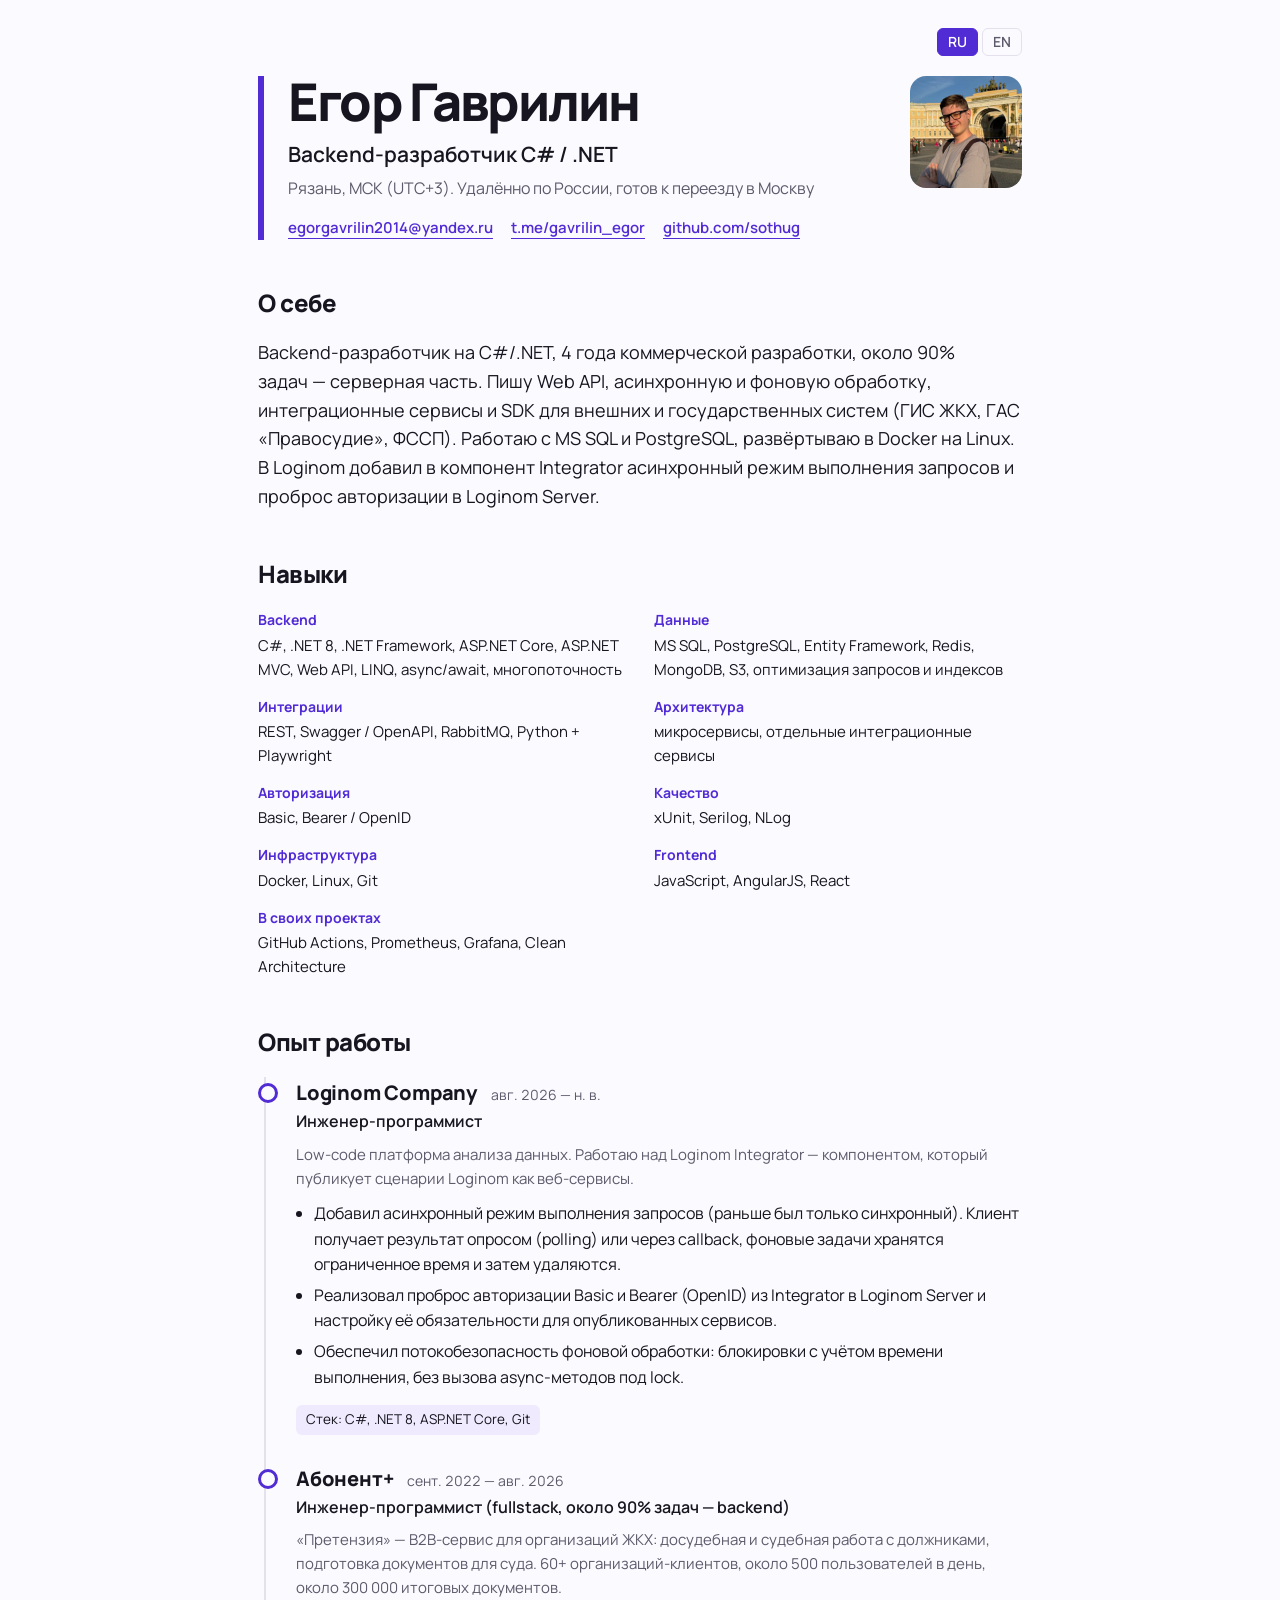
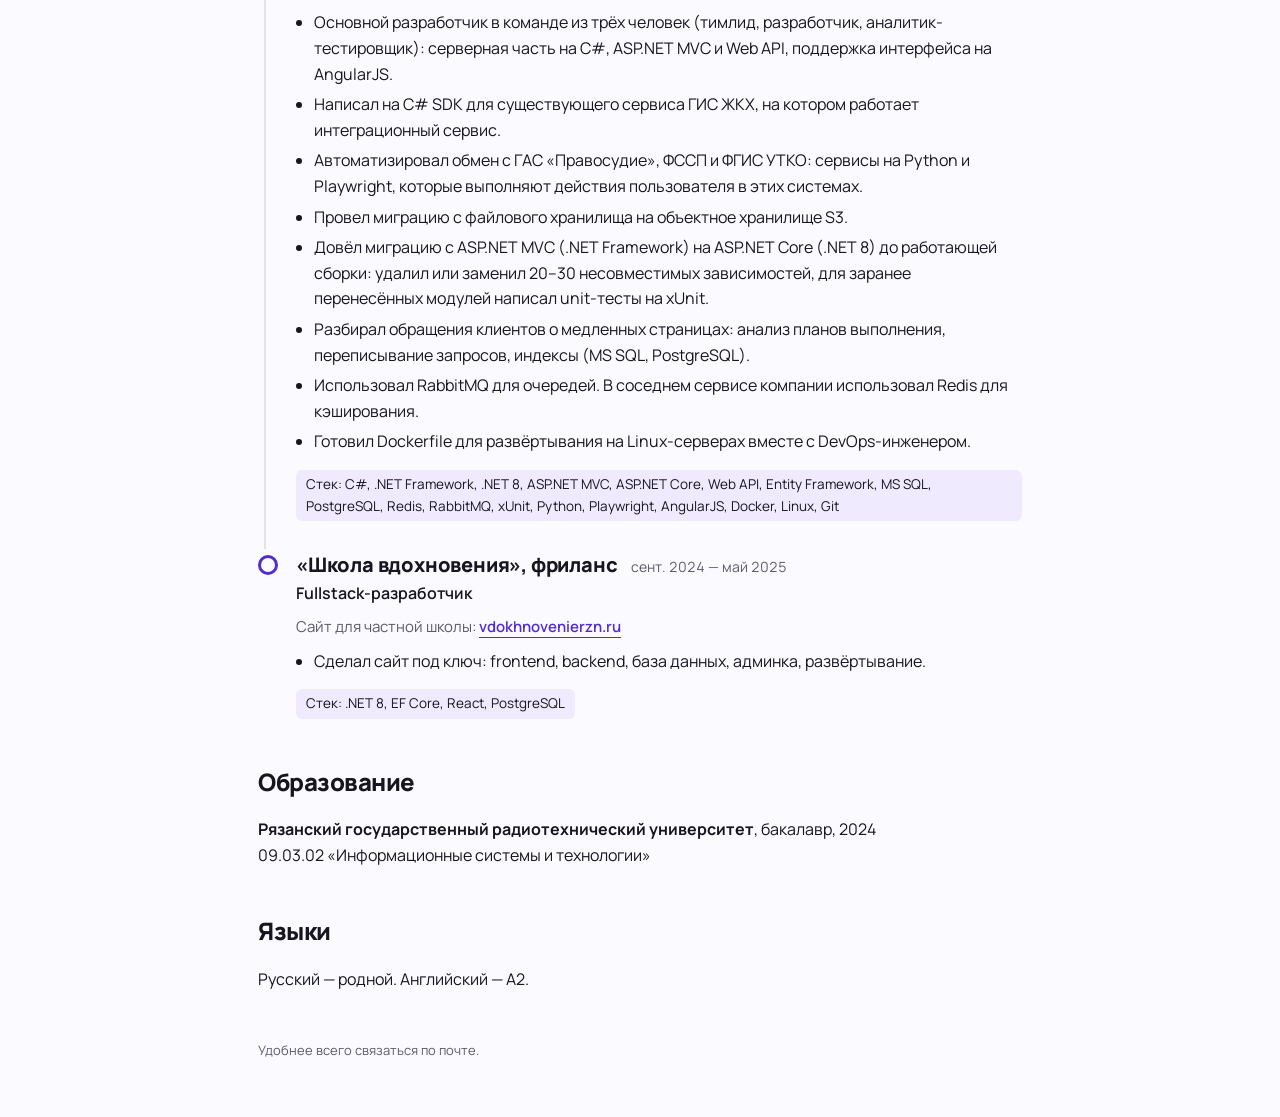
<file: index.html>
<!doctype html>
<html lang="ru">
<head>
  <meta charset="utf-8"/>
  <meta name="viewport" content="width=device-width, initial-scale=1"/>
  <title>Егор Гаврилин — Backend-разработчик C# / .NET</title>
  <meta name="description" content="Backend-разработчик C# / .NET: ASP.NET Core, Web API, интеграции, MS SQL, PostgreSQL, Docker. 4 года коммерческой разработки. Рязань, МСК, удалённо по России."/>
  <link rel="canonical" href="https://sothug.github.io/resume/"/>
  <link rel="alternate" hreflang="ru" href="https://sothug.github.io/resume/"/>
  <link rel="alternate" hreflang="en" href="https://sothug.github.io/resume/en/"/>
  <link rel="alternate" hreflang="x-default" href="https://sothug.github.io/resume/"/>
  <meta property="og:title" content="Егор Гаврилин — Backend-разработчик C# / .NET"/>
  <meta property="og:description" content="4 года коммерческой разработки на C#/.NET: Loginom Integrator, сервис «Претензия», интеграции с ГИС ЖКХ, ГАС «Правосудие», ФССП."/>
  <meta property="og:type" content="website"/>
  <meta property="og:url" content="https://sothug.github.io/resume/"/>
  <meta property="og:image" content="https://sothug.github.io/resume/avatar.jpg"/>
  <meta property="og:locale" content="ru_RU"/>
  <meta name="theme-color" content="#512BD4"/>
  <link rel="icon" href="data:image/svg+xml,%3Csvg xmlns='http://www.w3.org/2000/svg' viewBox='0 0 64 64'%3E%3Crect width='64' height='64' rx='14' fill='%23512BD4'/%3E%3Ctext x='32' y='43' font-family='Arial,sans-serif' font-size='34' font-weight='800' fill='%23fff' text-anchor='middle'%3EE%3C/text%3E%3C/svg%3E"/>
  <link rel="stylesheet" href="styles.css"/>

  <script type="application/ld+json">
  {
    "@context": "https://schema.org",
    "@type": "Person",
    "name": "Гаврилин Егор Юрьевич",
    "jobTitle": "Backend-разработчик C# / .NET",
    "address": {
      "@type": "PostalAddress",
      "addressLocality": "Рязань",
      "addressCountry": "RU"
    },
    "email": "mailto:egorgavrilin2014@yandex.ru",
    "url": "https://sothug.github.io/resume/",
    "sameAs": [
      "https://github.com/sothug",
      "https://t.me/gavrilin_egor"
    ],
    "knowsAbout": [
      "C#",
      ".NET",
      "ASP.NET Core",
      "Web API",
      "Entity Framework",
      "MS SQL",
      "PostgreSQL",
      "Redis",
      "MongoDB",
      "RabbitMQ",
      "S3",
      "Docker",
      "Linux"
    ]
  }
  </script>
</head>
<body>
<div class="page">
  <nav class="lang" aria-label="Язык"><a href="./" aria-current="page">RU</a> <a href="en/" lang="en" hreflang="en">EN</a></nav>
  <header class="head">
    <img class="avatar" src="avatar.jpg" alt="Егор Гаврилин" width="112" height="112">
    <div class="head-text">
      <h1>Егор Гаврилин</h1>
      <p class="role">Backend-разработчик C# / .NET</p>
      <p class="where">Рязань, МСК (UTC+3). Удалённо по России, готов к переезду в Москву</p>
    </div>
    <ul class="contacts">
      <li><a href="mailto:egorgavrilin2014@yandex.ru">egorgavrilin2014@yandex.ru</a></li>
      <li><a href="https://t.me/gavrilin_egor">t.me/gavrilin_egor</a></li>
      <li><a href="https://github.com/sothug">github.com/sothug</a></li>
    </ul>
  </header>

  <main>
  <section class="summary" aria-labelledby="h-summary">
    <h2 id="h-summary">О себе</h2>
    <p>Backend-разработчик на C#/.NET, 4&nbsp;года коммерческой разработки, около 90% задач&nbsp;— серверная часть. Пишу Web&nbsp;API, асинхронную и фоновую обработку, интеграционные сервисы и SDK для внешних и государственных систем (ГИС ЖКХ, ГАС «Правосудие», ФССП). Работаю с MS&nbsp;SQL и PostgreSQL, развёртываю в Docker на Linux. В Loginom добавил в компонент Integrator асинхронный режим выполнения запросов и проброс авторизации в Loginom Server.</p>
  </section>

  <section class="skills" aria-labelledby="h-skills">
    <h2 id="h-skills">Навыки</h2>
    <dl>
      <div><dt>Backend</dt><dd>C#, .NET 8, .NET Framework, ASP.NET Core, ASP.NET MVC, Web API, LINQ, async/await, многопоточность</dd></div>
      <div><dt>Данные</dt><dd>MS SQL, PostgreSQL, Entity Framework, Redis, MongoDB, S3, оптимизация запросов и индексов</dd></div>
      <div><dt>Интеграции</dt><dd>REST, Swagger / OpenAPI, RabbitMQ, Python + Playwright</dd></div>
      <div><dt>Архитектура</dt><dd>микросервисы, отдельные интеграционные сервисы</dd></div>
      <div><dt>Авторизация</dt><dd>Basic, Bearer / OpenID</dd></div>
      <div><dt>Качество</dt><dd>xUnit, Serilog, NLog</dd></div>
      <div><dt>Инфраструктура</dt><dd>Docker, Linux, Git</dd></div>
      <div><dt>Frontend</dt><dd>JavaScript, AngularJS, React</dd></div>
      <div><dt>В своих проектах</dt><dd>GitHub Actions, Prometheus, Grafana, Clean Architecture</dd></div>
    </dl>
  </section>

  <section class="experience" aria-labelledby="h-exp">
    <h2 id="h-exp">Опыт работы</h2>
    <article class="job">
      <header>
        <h3>Loginom Company</h3>
        <p class="dates"><time datetime="2026-08">авг. 2026</time> — н.&nbsp;в.</p>
        <p class="title">Инженер-программист</p>
      </header>
      <p class="ctx">Low-code платформа анализа данных. Работаю над Loginom Integrator&nbsp;— компонентом, который публикует сценарии Loginom как веб-сервисы.</p>
      <ul>
        <li>Добавил асинхронный режим выполнения запросов (раньше был только синхронный). Клиент получает результат опросом (polling) или через callback, фоновые задачи хранятся ограниченное время и затем удаляются.</li>
        <li>Реализовал проброс авторизации Basic и Bearer (OpenID) из Integrator в Loginom Server и настройку её обязательности для опубликованных сервисов.</li>
        <li>Обеспечил потокобезопасность фоновой обработки: блокировки с учётом времени выполнения, без вызова async-методов под lock.</li>
      </ul>
      <p class="stack">Стек: C#, .NET 8, ASP.NET Core, Git</p>
    </article>

    <article class="job">
      <header>
        <h3>Абонент+</h3>
        <p class="dates"><time datetime="2022-09">сент. 2022</time> — <time datetime="2026-08">авг. 2026</time></p>
        <p class="title">Инженер-программист (fullstack, около 90% задач&nbsp;— backend)</p>
      </header>
      <p class="ctx">«Претензия»&nbsp;— B2B-сервис для организаций ЖКХ: досудебная и судебная работа с должниками, подготовка документов для суда. 60+ организаций-клиентов, около 500 пользователей в день, около 300&nbsp;000 итоговых документов.</p>
      <ul>
        <li>Основной разработчик в команде из трёх человек (тимлид, разработчик, аналитик-тестировщик): серверная часть на C#, ASP.NET MVC и Web API, поддержка интерфейса на AngularJS.</li>
        <li>Написал на C# SDK для существующего сервиса ГИС ЖКХ, на котором работает интеграционный сервис.</li>
        <li>Автоматизировал обмен с ГАС «Правосудие», ФССП и ФГИС УТКО: сервисы на Python и Playwright, которые выполняют действия пользователя в этих системах.</li>
        <li>Провел миграцию с файлового хранилища на объектное хранилище S3.</li>
        <li>Довёл миграцию с ASP.NET MVC (.NET Framework) на ASP.NET Core (.NET 8) до работающей сборки: удалил или заменил 20–30 несовместимых зависимостей, для заранее перенесённых модулей написал unit-тесты на xUnit.</li>
        <li>Разбирал обращения клиентов о медленных страницах: анализ планов выполнения, переписывание запросов, индексы (MS SQL, PostgreSQL).</li>
        <li>Использовал RabbitMQ для очередей. В соседнем сервисе компании использовал Redis для кэширования.</li>
        <li>Готовил Dockerfile для развёртывания на Linux-серверах вместе с DevOps-инженером.</li>
      </ul>
      <p class="stack">Стек: C#, .NET Framework, .NET 8, ASP.NET MVC, ASP.NET Core, Web API, Entity Framework, MS SQL, PostgreSQL, Redis, RabbitMQ, xUnit, Python, Playwright, AngularJS, Docker, Linux, Git</p>
    </article>

    <article class="job">
      <header>
        <h3>«Школа вдохновения», фриланс</h3>
        <p class="dates"><time datetime="2024-09">сент. 2024</time> — <time datetime="2025-05">май 2025</time></p>
        <p class="title">Fullstack-разработчик</p>
      </header>
      <p class="ctx">Сайт для частной школы: <a href="https://vdokhnovenierzn.ru/">vdokhnovenierzn.ru</a></p>
      <ul>
        <li>Сделал сайт под ключ: frontend, backend, база данных, админка, развёртывание.</li>
      </ul>
      <p class="stack">Стек: .NET 8, EF Core, React, PostgreSQL</p>
    </article>
  </section>

  <section class="edu" aria-labelledby="h-edu">
    <h2 id="h-edu">Образование</h2>
    <p><strong>Рязанский государственный радиотехнический университет</strong>, бакалавр, 2024<br>09.03.02 «Информационные системы и технологии»</p>
  </section>

  <section class="langs" aria-labelledby="h-lang">
    <h2 id="h-lang">Языки</h2>
    <p>Русский — родной. Английский — A2.</p>
  </section>
  </main>

  <footer class="foot"><p>Удобнее всего связаться по почте.</p></footer>
</div>
</body>
</html>
</file>
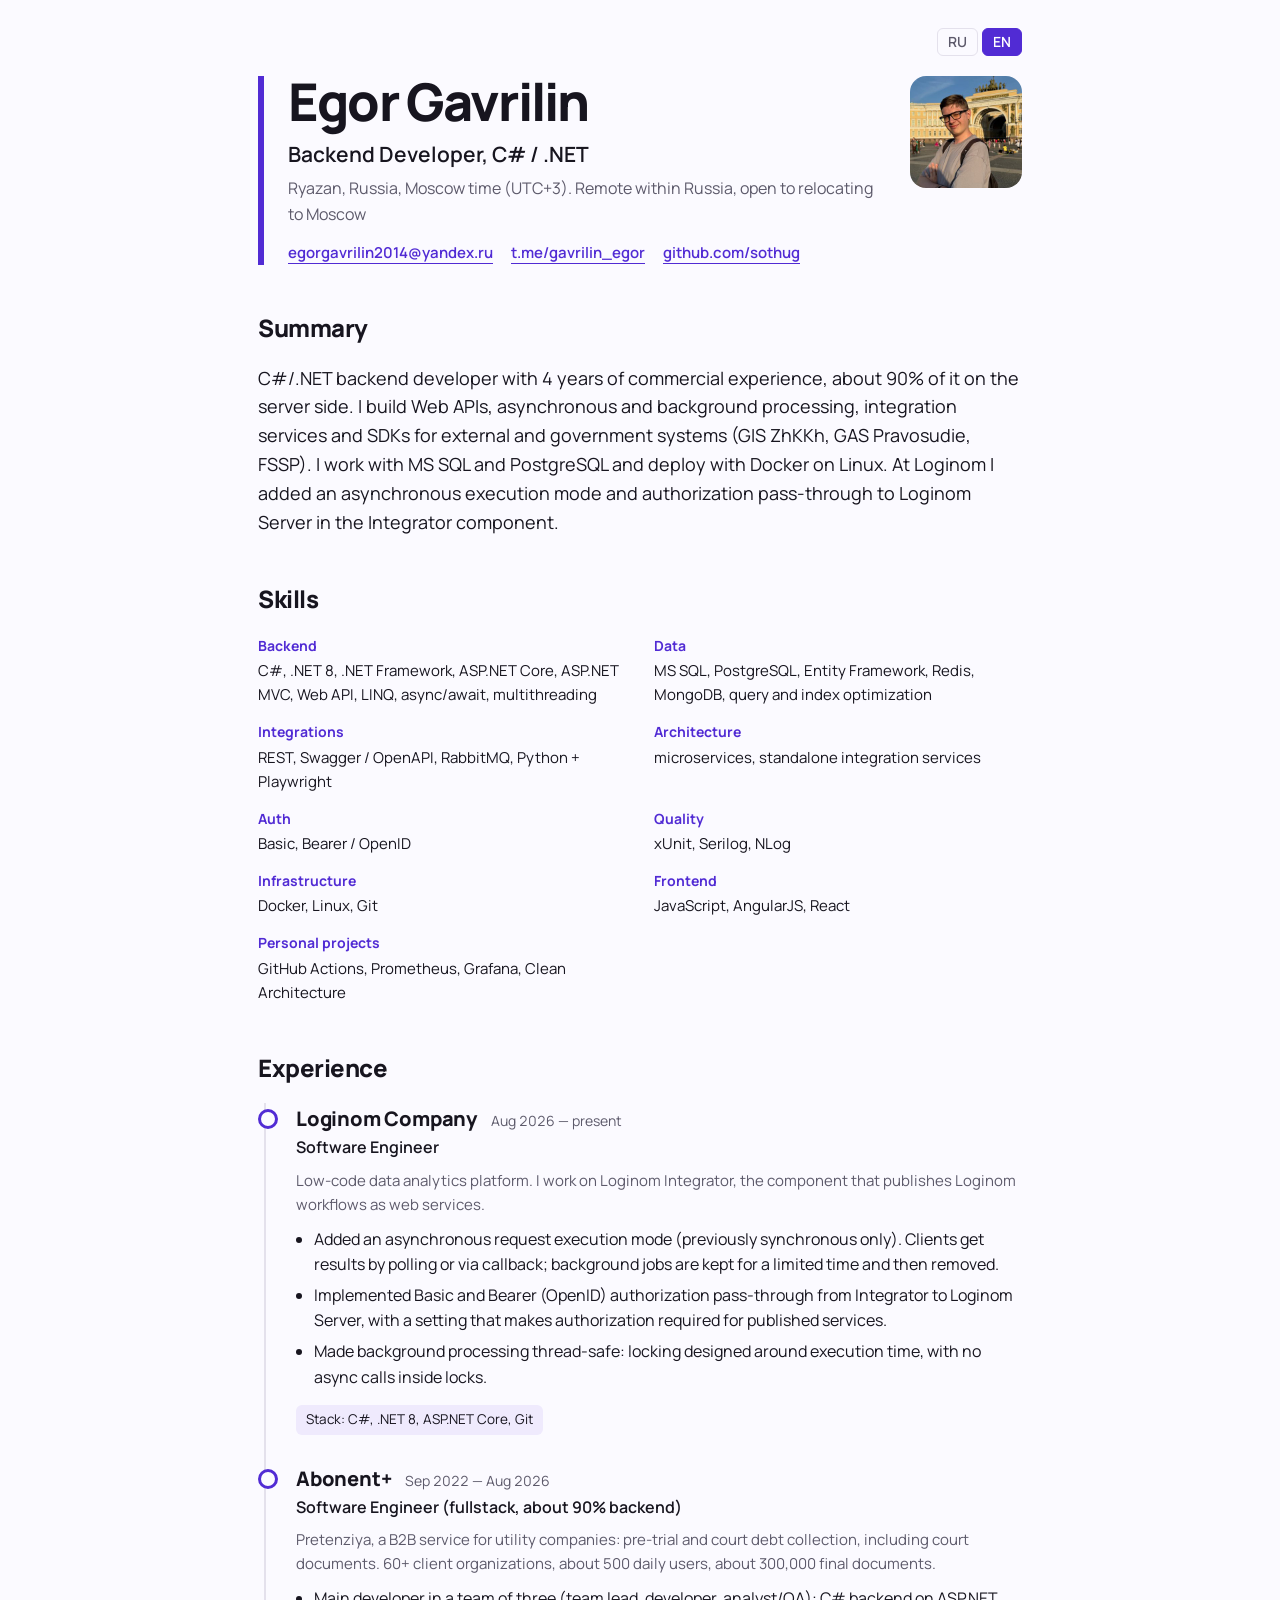
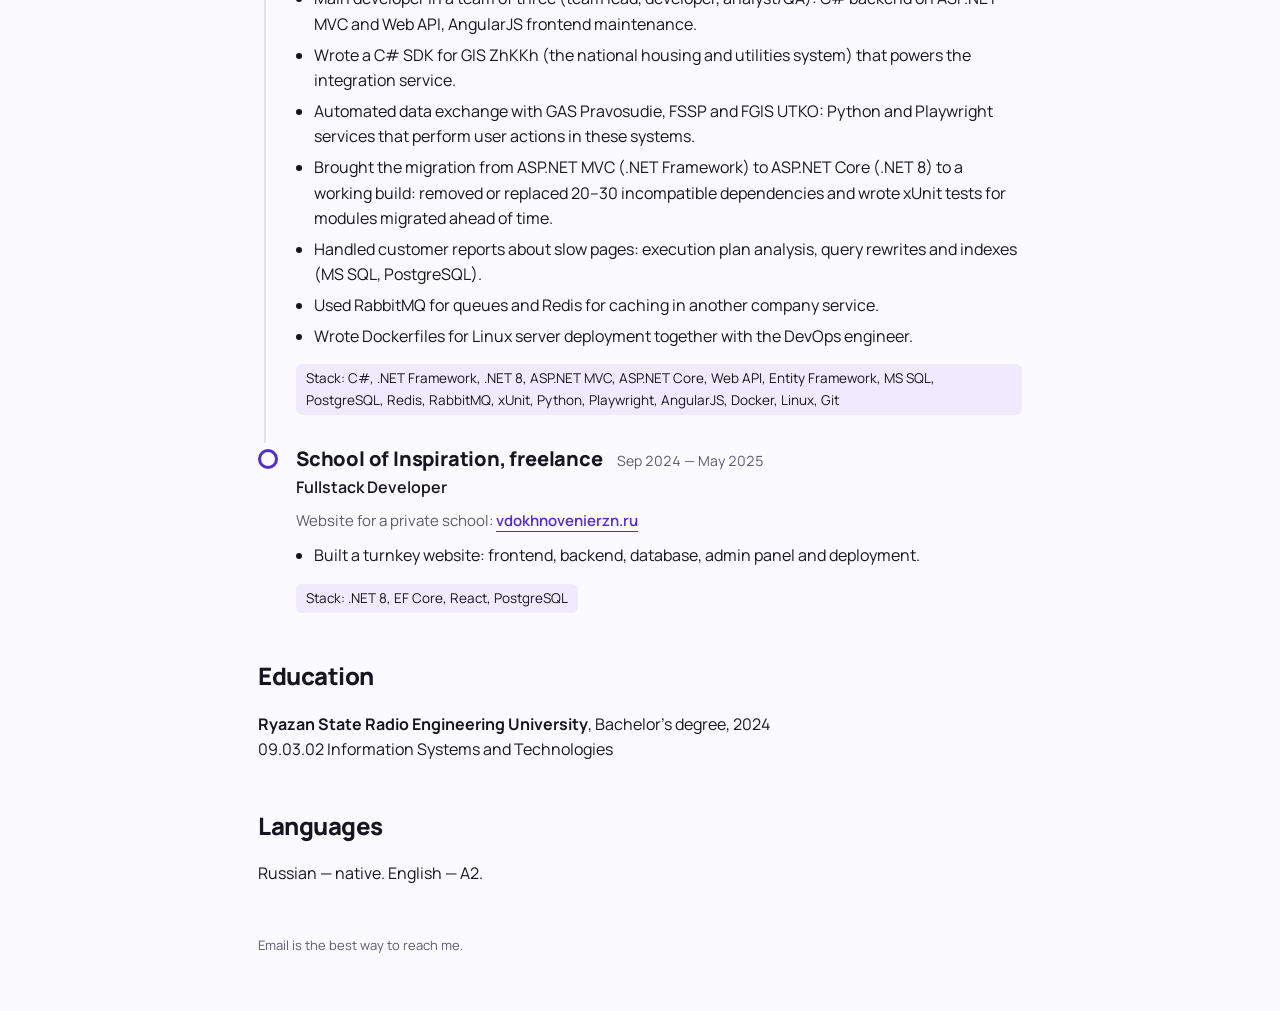
<file: en/index.html>
<!doctype html>
<html lang="en">
<head>
  <meta charset="utf-8"/>
  <meta name="viewport" content="width=device-width, initial-scale=1"/>
  <title>Egor Gavrilin — Backend Developer C# / .NET</title>
  <meta name="description" content="C# / .NET backend developer: ASP.NET Core, Web API, integrations, MS SQL, PostgreSQL, Docker. 4 years of commercial experience. Ryazan, Russia, Moscow time, remote."/>
  <link rel="canonical" href="https://sothug.github.io/resume/en/"/>
  <link rel="alternate" hreflang="ru" href="https://sothug.github.io/resume/"/>
  <link rel="alternate" hreflang="en" href="https://sothug.github.io/resume/en/"/>
  <link rel="alternate" hreflang="x-default" href="https://sothug.github.io/resume/"/>
  <meta property="og:title" content="Egor Gavrilin — Backend Developer C# / .NET"/>
  <meta property="og:description" content="4 years of commercial C#/.NET development: Loginom Integrator, the Pretenziya service, integrations with government systems."/>
  <meta property="og:type" content="website"/>
  <meta property="og:url" content="https://sothug.github.io/resume/en/"/>
  <meta property="og:image" content="https://sothug.github.io/resume/avatar.jpg"/>
  <meta property="og:locale" content="en_US"/>
  <meta name="theme-color" content="#512BD4"/>
  <link rel="icon" href="data:image/svg+xml,%3Csvg xmlns='http://www.w3.org/2000/svg' viewBox='0 0 64 64'%3E%3Crect width='64' height='64' rx='14' fill='%23512BD4'/%3E%3Ctext x='32' y='43' font-family='Arial,sans-serif' font-size='34' font-weight='800' fill='%23fff' text-anchor='middle'%3EE%3C/text%3E%3C/svg%3E"/>
  <link rel="stylesheet" href="../styles.css"/>

  <script type="application/ld+json">
  {
    "@context": "https://schema.org",
    "@type": "Person",
    "name": "Egor Gavrilin",
    "jobTitle": "Backend Developer, C# / .NET",
    "address": {
      "@type": "PostalAddress",
      "addressLocality": "Ryazan",
      "addressCountry": "RU"
    },
    "email": "mailto:egorgavrilin2014@yandex.ru",
    "url": "https://sothug.github.io/resume/en/",
    "sameAs": [
      "https://github.com/sothug",
      "https://t.me/gavrilin_egor"
    ],
    "knowsAbout": [
      "C#",
      ".NET",
      "ASP.NET Core",
      "Web API",
      "Entity Framework",
      "MS SQL",
      "PostgreSQL",
      "Redis",
      "MongoDB",
      "RabbitMQ",
      "Docker",
      "Linux"
    ]
  }
  </script>
</head>
<body>
<div class="page">
  <nav class="lang" aria-label="Language"><a href="../" lang="ru" hreflang="ru">RU</a> <a href="./" aria-current="page">EN</a></nav>
  <header class="head">
    <img class="avatar" src="../avatar.jpg" alt="Egor Gavrilin" width="112" height="112">
    <div class="head-text">
      <h1>Egor Gavrilin</h1>
      <p class="role">Backend Developer, C# / .NET</p>
      <p class="where">Ryazan, Russia, Moscow time (UTC+3). Remote within Russia, open to relocating to Moscow</p>
    </div>
    <ul class="contacts">
      <li><a href="mailto:egorgavrilin2014@yandex.ru">egorgavrilin2014@yandex.ru</a></li>
      <li><a href="https://t.me/gavrilin_egor">t.me/gavrilin_egor</a></li>
      <li><a href="https://github.com/sothug">github.com/sothug</a></li>
    </ul>
  </header>

  <main>
  <section class="summary" aria-labelledby="h-summary">
    <h2 id="h-summary">Summary</h2>
    <p>C#/.NET backend developer with 4 years of commercial experience, about 90% of it on the server side. I build Web APIs, asynchronous and background processing, integration services and SDKs for external and government systems (GIS ZhKKh, GAS Pravosudie, FSSP). I work with MS&nbsp;SQL and PostgreSQL and deploy with Docker on Linux. At Loginom I added an asynchronous execution mode and authorization pass-through to Loginom Server in the Integrator component.</p>
  </section>

  <section class="skills" aria-labelledby="h-skills">
    <h2 id="h-skills">Skills</h2>
    <dl>
      <div><dt>Backend</dt><dd>C#, .NET 8, .NET Framework, ASP.NET Core, ASP.NET MVC, Web API, LINQ, async/await, multithreading</dd></div>
      <div><dt>Data</dt><dd>MS SQL, PostgreSQL, Entity Framework, Redis, MongoDB, query and index optimization</dd></div>
      <div><dt>Integrations</dt><dd>REST, Swagger / OpenAPI, RabbitMQ, Python + Playwright</dd></div>
      <div><dt>Architecture</dt><dd>microservices, standalone integration services</dd></div>
      <div><dt>Auth</dt><dd>Basic, Bearer / OpenID</dd></div>
      <div><dt>Quality</dt><dd>xUnit, Serilog, NLog</dd></div>
      <div><dt>Infrastructure</dt><dd>Docker, Linux, Git</dd></div>
      <div><dt>Frontend</dt><dd>JavaScript, AngularJS, React</dd></div>
      <div><dt>Personal projects</dt><dd>GitHub Actions, Prometheus, Grafana, Clean Architecture</dd></div>
    </dl>
  </section>

  <section class="experience" aria-labelledby="h-exp">
    <h2 id="h-exp">Experience</h2>
    <article class="job">
      <header>
        <h3>Loginom Company</h3>
        <p class="dates"><time datetime="2026-08">Aug 2026</time> — present</p>
        <p class="title">Software Engineer</p>
      </header>
      <p class="ctx">Low-code data analytics platform. I work on Loginom Integrator, the component that publishes Loginom workflows as web services.</p>
      <ul>
        <li>Added an asynchronous request execution mode (previously synchronous only). Clients get results by polling or via callback; background jobs are kept for a limited time and then removed.</li>
        <li>Implemented Basic and Bearer (OpenID) authorization pass-through from Integrator to Loginom Server, with a setting that makes authorization required for published services.</li>
        <li>Made background processing thread-safe: locking designed around execution time, with no async calls inside locks.</li>
      </ul>
      <p class="stack">Stack: C#, .NET 8, ASP.NET Core, Git</p>
    </article>

    <article class="job">
      <header>
        <h3>Abonent+</h3>
        <p class="dates"><time datetime="2022-09">Sep 2022</time> — <time datetime="2026-08">Aug 2026</time></p>
        <p class="title">Software Engineer (fullstack, about 90% backend)</p>
      </header>
      <p class="ctx">Pretenziya, a B2B service for utility companies: pre-trial and court debt collection, including court documents. 60+ client organizations, about 500 daily users, about 300,000 final documents.</p>
      <ul>
        <li>Main developer in a team of three (team lead, developer, analyst/QA): C# backend on ASP.NET MVC and Web API, AngularJS frontend maintenance.</li>
        <li>Wrote a C# SDK for GIS ZhKKh (the national housing and utilities system) that powers the integration service.</li>
        <li>Automated data exchange with GAS Pravosudie, FSSP and FGIS UTKO: Python and Playwright services that perform user actions in these systems.</li>
        <li>Brought the migration from ASP.NET MVC (.NET Framework) to ASP.NET Core (.NET 8) to a working build: removed or replaced 20–30 incompatible dependencies and wrote xUnit tests for modules migrated ahead of time.</li>
        <li>Handled customer reports about slow pages: execution plan analysis, query rewrites and indexes (MS SQL, PostgreSQL).</li>
        <li>Used RabbitMQ for queues and Redis for caching in another company service.</li>
        <li>Wrote Dockerfiles for Linux server deployment together with the DevOps engineer.</li>
      </ul>
      <p class="stack">Stack: C#, .NET Framework, .NET 8, ASP.NET MVC, ASP.NET Core, Web API, Entity Framework, MS SQL, PostgreSQL, Redis, RabbitMQ, xUnit, Python, Playwright, AngularJS, Docker, Linux, Git</p>
    </article>

    <article class="job">
      <header>
        <h3>School of Inspiration, freelance</h3>
        <p class="dates"><time datetime="2024-09">Sep 2024</time> — <time datetime="2025-05">May 2025</time></p>
        <p class="title">Fullstack Developer</p>
      </header>
      <p class="ctx">Website for a private school: <a href="https://vdokhnovenierzn.ru/">vdokhnovenierzn.ru</a></p>
      <ul>
        <li>Built a turnkey website: frontend, backend, database, admin panel and deployment.</li>
      </ul>
      <p class="stack">Stack: .NET 8, EF Core, React, PostgreSQL</p>
    </article>
  </section>

  <section class="edu" aria-labelledby="h-edu">
    <h2 id="h-edu">Education</h2>
    <p><strong>Ryazan State Radio Engineering University</strong>, Bachelor’s degree, 2024<br>09.03.02 Information Systems and Technologies</p>
  </section>

  <section class="langs" aria-labelledby="h-lang">
    <h2 id="h-lang">Languages</h2>
    <p>Russian — native. English — A2.</p>
  </section>
  </main>

  <footer class="foot"><p>Email is the best way to reach me.</p></footer>
</div>
</body>
</html>
</file>
<file: styles.css>
/* Шрифт Manrope (SIL OFL 1.1, см. fonts/OFL.txt), только кириллица и латиница */
@font-face{font-family:Manrope;font-style:normal;font-weight:400;font-display:swap;src:url(fonts/manrope-cyrillic-400-normal.woff2) format('woff2');unicode-range:U+0301, U+0400-045F, U+0490-0491, U+04B0-04B1, U+2116}
@font-face{font-family:Manrope;font-style:normal;font-weight:400;font-display:swap;src:url(fonts/manrope-latin-400-normal.woff2) format('woff2');unicode-range:U+0000-00FF, U+0131, U+0152-0153, U+02BB-02BC, U+02C6, U+02DA, U+02DC, U+0304, U+0308, U+0329, U+2000-206F, U+20AC, U+2122, U+2191, U+2193, U+2212, U+2215, U+FEFF, U+FFFD}
@font-face{font-family:Manrope;font-style:normal;font-weight:600;font-display:swap;src:url(fonts/manrope-cyrillic-600-normal.woff2) format('woff2');unicode-range:U+0301, U+0400-045F, U+0490-0491, U+04B0-04B1, U+2116}
@font-face{font-family:Manrope;font-style:normal;font-weight:600;font-display:swap;src:url(fonts/manrope-latin-600-normal.woff2) format('woff2');unicode-range:U+0000-00FF, U+0131, U+0152-0153, U+02BB-02BC, U+02C6, U+02DA, U+02DC, U+0304, U+0308, U+0329, U+2000-206F, U+20AC, U+2122, U+2191, U+2193, U+2212, U+2215, U+FEFF, U+FFFD}
@font-face{font-family:Manrope;font-style:normal;font-weight:700;font-display:swap;src:url(fonts/manrope-cyrillic-700-normal.woff2) format('woff2');unicode-range:U+0301, U+0400-045F, U+0490-0491, U+04B0-04B1, U+2116}
@font-face{font-family:Manrope;font-style:normal;font-weight:700;font-display:swap;src:url(fonts/manrope-latin-700-normal.woff2) format('woff2');unicode-range:U+0000-00FF, U+0131, U+0152-0153, U+02BB-02BC, U+02C6, U+02DA, U+02DC, U+0304, U+0308, U+0329, U+2000-206F, U+20AC, U+2122, U+2191, U+2193, U+2212, U+2215, U+FEFF, U+FFFD}
@font-face{font-family:Manrope;font-style:normal;font-weight:800;font-display:swap;src:url(fonts/manrope-cyrillic-800-normal.woff2) format('woff2');unicode-range:U+0301, U+0400-045F, U+0490-0491, U+04B0-04B1, U+2116}
@font-face{font-family:Manrope;font-style:normal;font-weight:800;font-display:swap;src:url(fonts/manrope-latin-800-normal.woff2) format('woff2');unicode-range:U+0000-00FF, U+0131, U+0152-0153, U+02BB-02BC, U+02C6, U+02DA, U+02DC, U+0304, U+0308, U+0329, U+2000-206F, U+20AC, U+2122, U+2191, U+2193, U+2212, U+2215, U+FEFF, U+FFFD}

:root{
  --ink:#17151f;--muted:#5d5a6b;--rule:#e4e1ec;
  --accent:#512bd4;            /* фирменный фиолетовый .NET */
  --accent-soft:#efeafd;--bg:#fbfaff;
}
@media (prefers-color-scheme:dark){
  :root{--ink:#ebe8f5;--muted:#a7a2bd;--rule:#2d2940;--accent:#a58cff;--accent-soft:#221c3d;--bg:#121019}
}
*{box-sizing:border-box}
html{-webkit-text-size-adjust:100%}
body{margin:0;background:var(--bg);color:var(--ink);font:16px/1.6 Manrope,"Segoe UI",system-ui,sans-serif}
a{color:var(--accent);font-weight:600;text-decoration:none;border-bottom:1px solid currentColor}
a:hover{border-bottom-width:2px}
a:focus-visible{outline:2px solid var(--accent);outline-offset:3px;border-radius:2px}
p{margin:0}

.page{max-width:820px;margin:0 auto;padding:28px 28px 56px}

/* Переключатель языка */
.lang{display:flex;justify-content:flex-end;gap:4px;margin-bottom:20px;font-size:14px}
.lang a{border:1px solid var(--rule);border-radius:6px;padding:2px 10px;color:var(--muted)}
.lang a[aria-current="page"]{background:var(--accent);border-color:var(--accent);color:#fff}
.lang a:hover{border-bottom-width:1px;border-color:var(--accent)}

/* Шапка */
.head{display:grid;grid-template-columns:1fr auto;gap:0 32px;padding-left:24px;border-left:6px solid var(--accent)}
.avatar{grid-column:2;grid-row:1 / span 2;width:112px;height:112px;object-fit:cover;border-radius:16px}
.head-text{grid-column:1;grid-row:1}
h1{margin:0;font-size:52px;line-height:1;font-weight:800;letter-spacing:-.035em}
.role{margin-top:10px;font-size:21px;font-weight:600}
.where{margin-top:4px;color:var(--muted)}
.contacts{grid-column:1;grid-row:2;list-style:none;padding:0;margin:14px 0 0;display:flex;flex-wrap:wrap;gap:6px 18px;font-size:15px}

/* Разделы */
main>section{margin-top:44px}
h2{margin:0 0 16px;font-size:24px;font-weight:800;letter-spacing:-.02em}
.summary p{font-size:18px}
dl{margin:0;display:grid;grid-template-columns:repeat(2,minmax(0,1fr));gap:14px 28px}
dt{font-weight:700;font-size:14px;color:var(--accent)}
dd{margin:2px 0 0;font-size:15px}

/* Опыт — линия времени */
.job{position:relative;margin-left:6px;padding:0 0 28px 30px;border-left:2px solid var(--rule)}
.job:last-child{border-left-color:transparent;padding-bottom:0}
.job::before{content:"";position:absolute;left:-8px;top:6px;width:14px;height:14px;border-radius:50%;background:var(--bg);border:3px solid var(--accent)}
.job header{display:flex;flex-wrap:wrap;align-items:baseline;gap:0 14px}
h3{margin:0;font-size:20px;font-weight:800;letter-spacing:-.01em}
.dates{font-size:14px;color:var(--muted);font-variant-numeric:tabular-nums}
.title{flex-basis:100%;font-weight:600}
.ctx{margin-top:8px;color:var(--muted);font-size:15px}
.job ul{margin:10px 0 0;padding-left:18px}
.job li{margin:5px 0}
.stack{margin-top:10px;display:inline-block;background:var(--accent-soft);padding:4px 10px;border-radius:6px;font-size:13.5px}

.foot{margin-top:48px;color:var(--muted);font-size:13px}

@media (max-width:640px){
  .page{padding:16px 16px 40px}
  .head{grid-template-columns:1fr;padding-left:16px}
  .avatar{grid-column:1;grid-row:auto;width:80px;height:80px;margin-bottom:12px}
  .head-text,.contacts{grid-row:auto}
  h1{font-size:38px}
  dl{grid-template-columns:1fr}
  main>section{margin-top:34px}
}

/* Печать / PDF (Ctrl+P) */
@page{size:A4;margin:12mm 14mm}
@media print{
  :root{--ink:#000;--muted:#444;--rule:#ccc;--accent:#512bd4;--accent-soft:#f1edfd;--bg:#fff}
  body{font-size:10pt;line-height:1.4}
  .page{padding:0;max-width:none}
  .lang{display:none}
  h1{font-size:24pt}
  .role{font-size:12pt;margin-top:4px}
  .avatar{width:72px;height:72px}
  .head{padding-left:12px;border-left-width:4px}
  main>section{margin-top:12px}
  h2{font-size:13pt;margin-bottom:6px}
  .summary p{font-size:10.5pt}
  dl{gap:4px 18px}
  dd{font-size:9.5pt}
  .job{padding-bottom:10px;padding-left:20px}
  .job header{break-after:avoid}
  .job li{margin:1px 0;break-inside:avoid}
  .job ul{margin-top:3px}
  .stack{font-size:9pt;padding:2px 6px;-webkit-print-color-adjust:exact;print-color-adjust:exact}
  a{border:0;color:#000}
  .contacts a,.ctx a{color:var(--accent)}
}
@media (prefers-reduced-motion:reduce){*{transition:none!important}}
</file>
